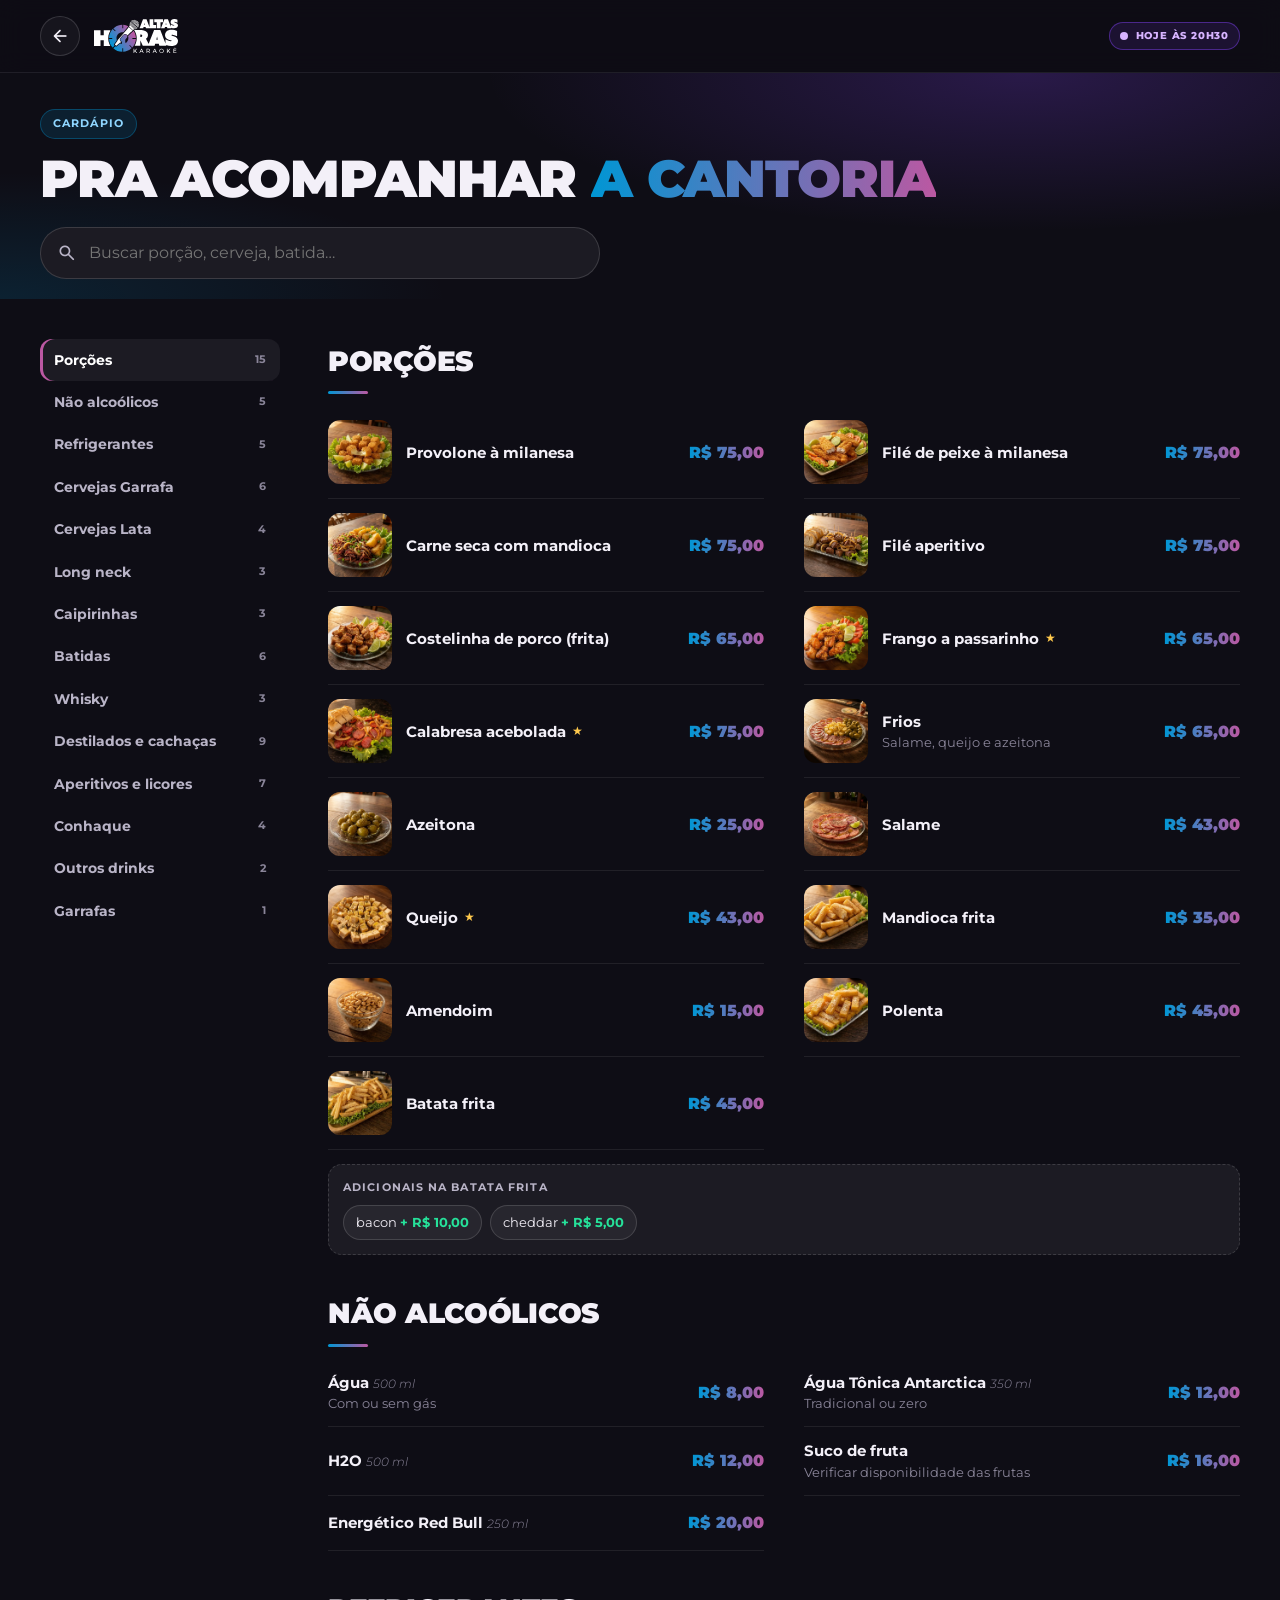
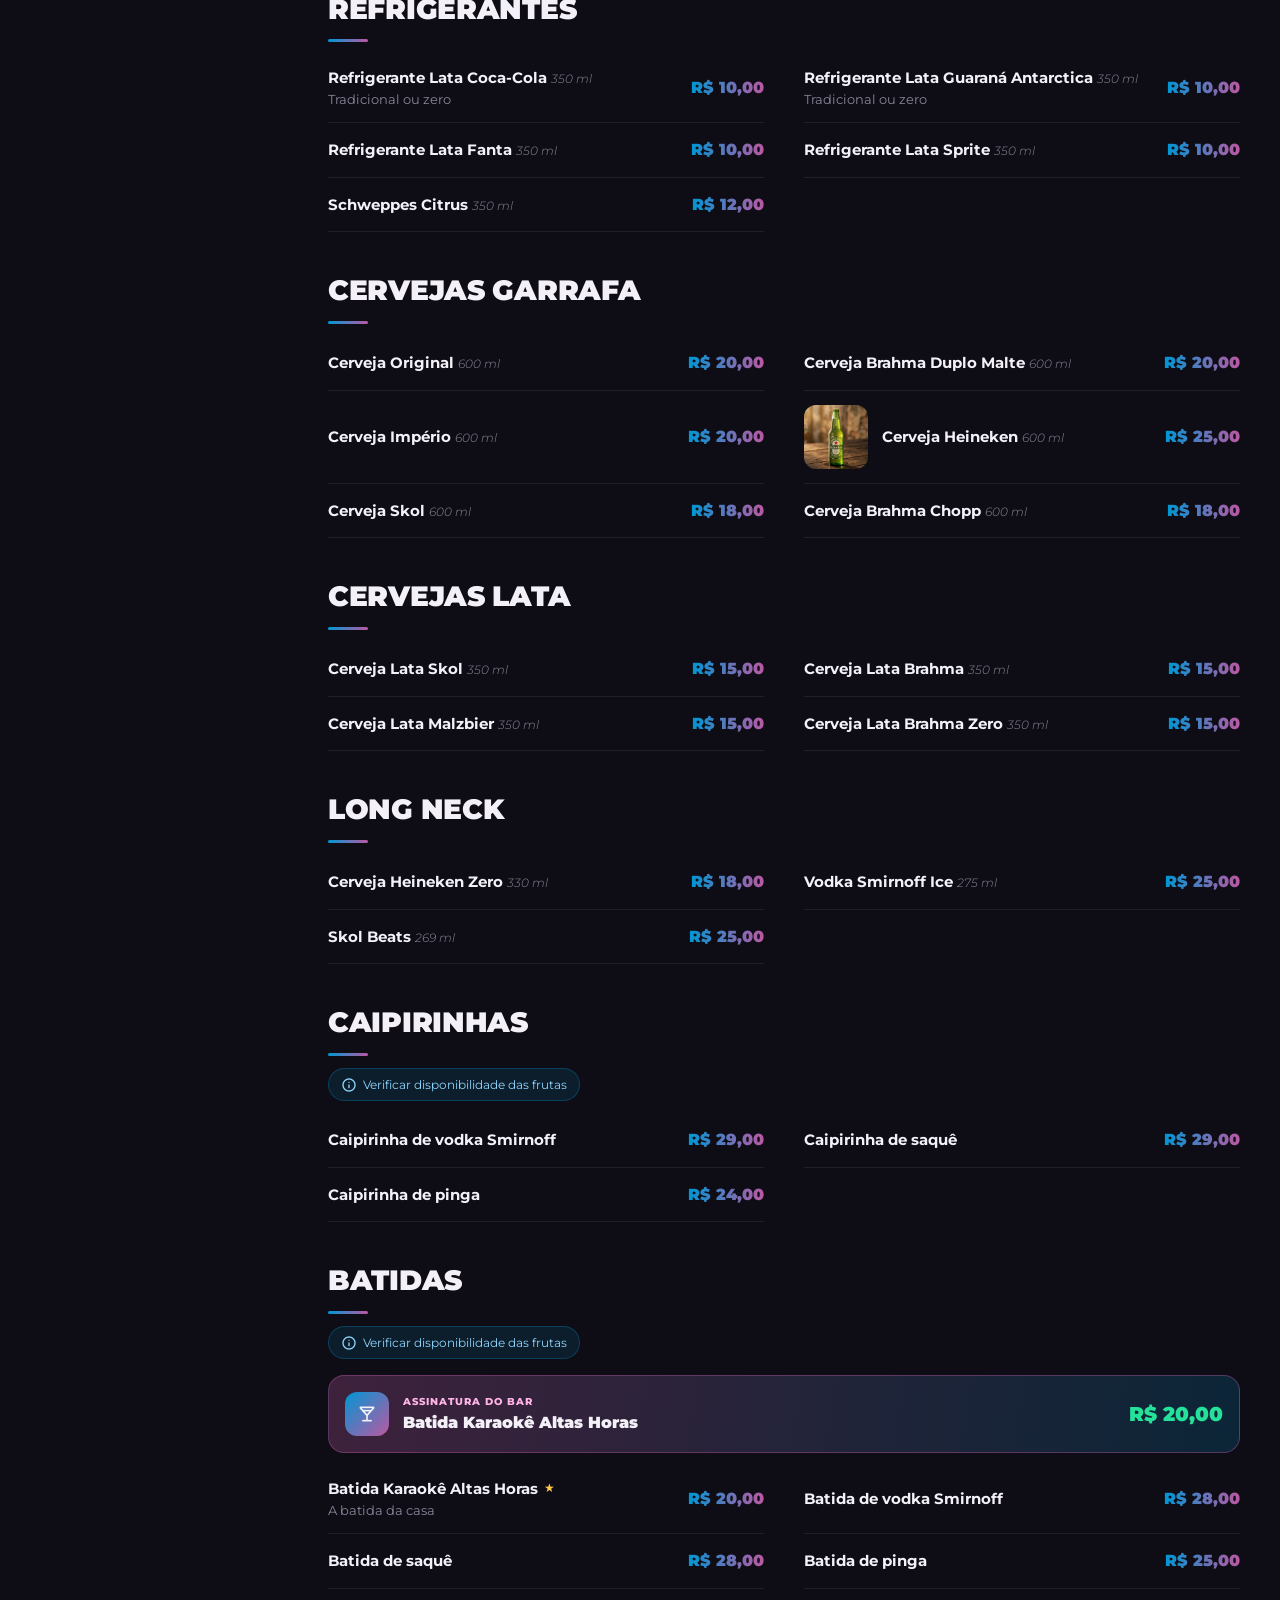
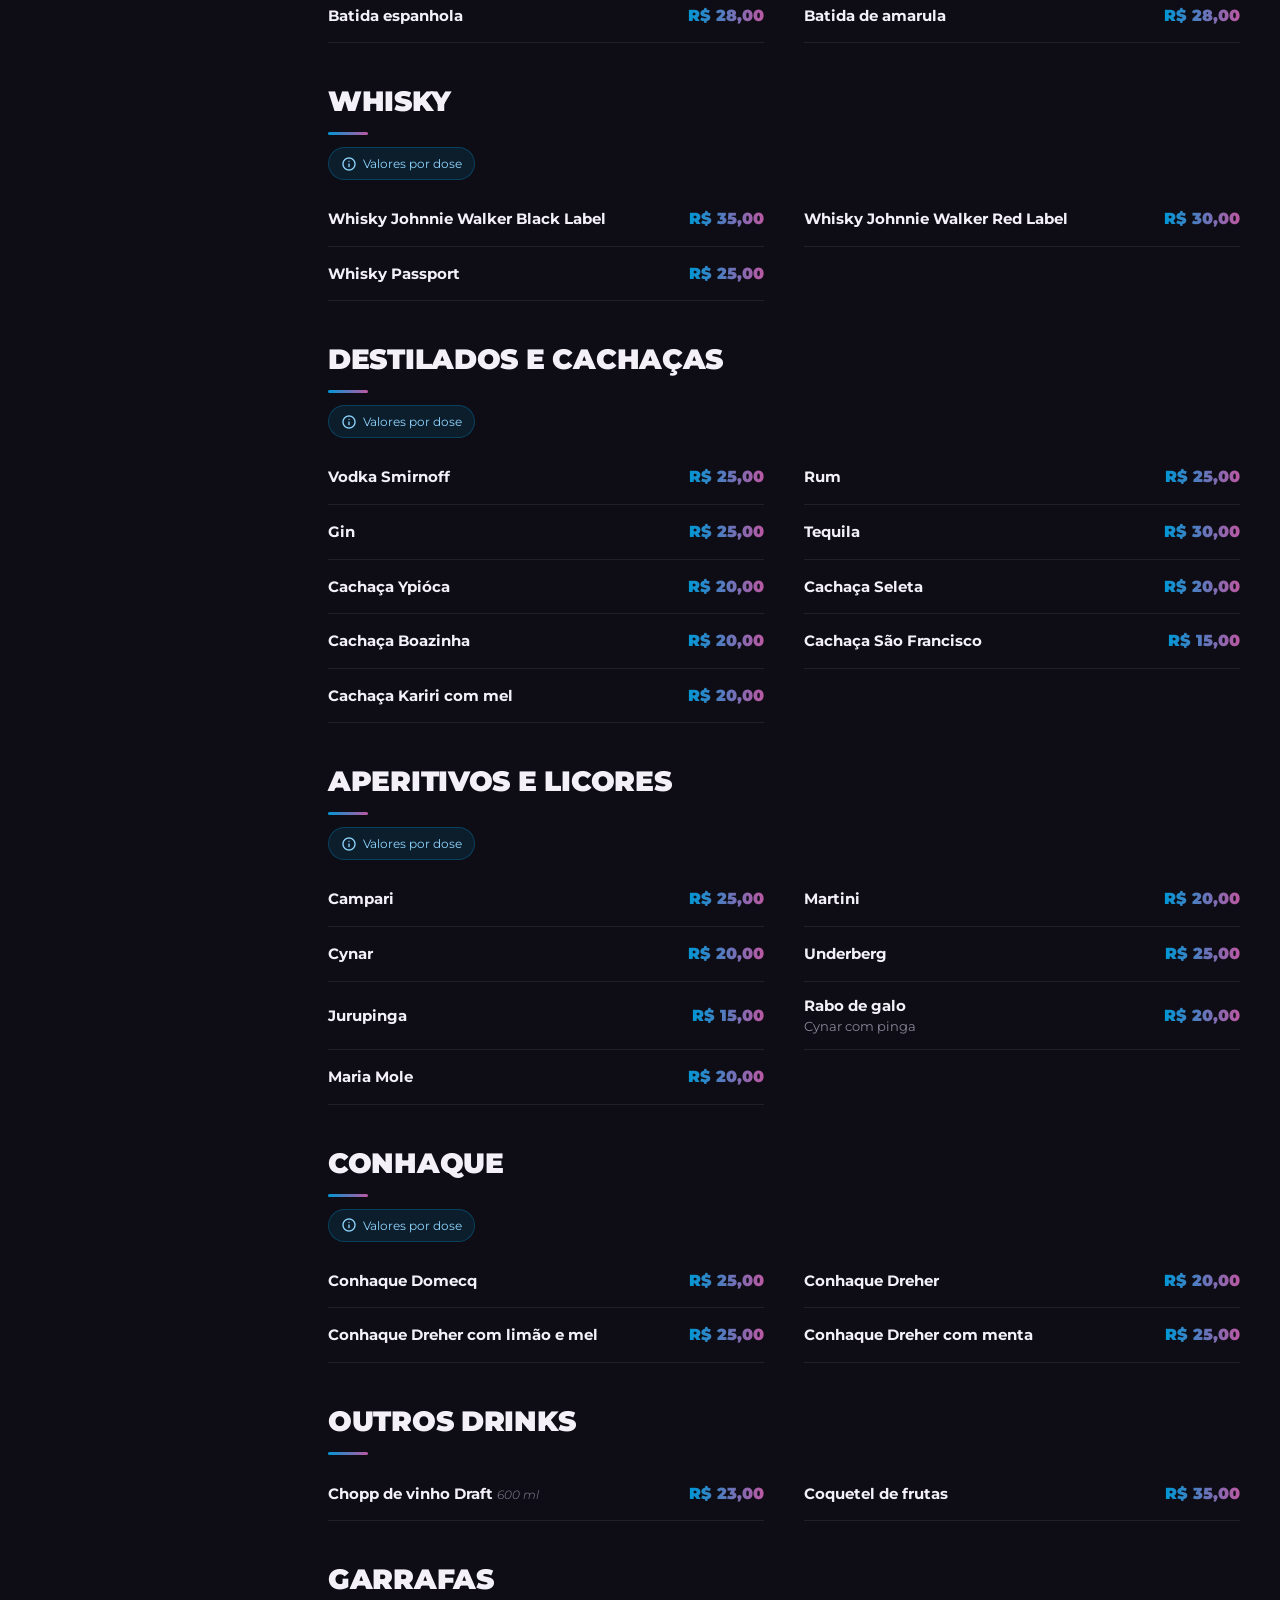
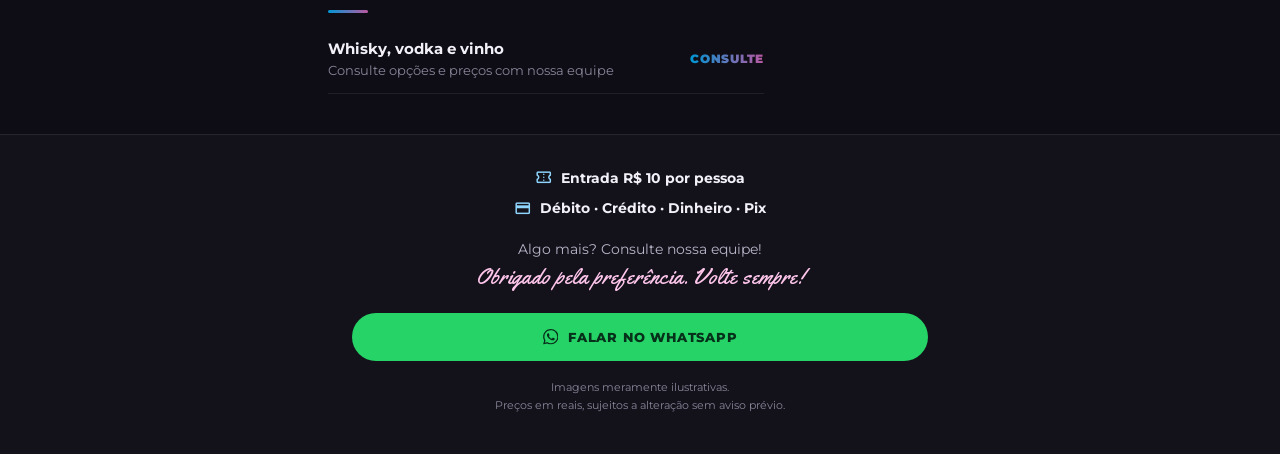
<file: cardapio/index.html>
<!doctype html>
<html lang="pt-BR">
<head>
  <meta charset="utf-8">
  <meta name="viewport" content="width=device-width, initial-scale=1, viewport-fit=cover">
  <title>Cardápio | Altas Horas Karaokê – Tatuapé</title>
  <meta name="description" content="Cardápio do Altas Horas Karaokê: porções, cervejas, caipirinhas, batidas, conhaques e doses. Tatuapé, São Paulo.">
  <meta name="theme-color" content="#0e0d15">
  <link rel="canonical" href="https://karaokealtashoras.github.io/cardapio/">
  <meta property="og:type" content="website">
  <meta property="og:locale" content="pt_BR">
  <meta property="og:title" content="Cardápio – Altas Horas Karaokê">
  <meta property="og:description" content="Porções, cervejas, batidas e drinks pra acompanhar a cantoria.">
  <meta property="og:image" content="https://karaokealtashoras.github.io/assets/img/og-image.jpg">

  <link rel="icon" type="image/svg+xml" href="../assets/img/icone.svg">
  <link rel="icon" type="image/png" sizes="32x32" href="../assets/img/favicon-32.png">
  <link rel="apple-touch-icon" href="../assets/img/apple-touch-icon.png">

  <link rel="preconnect" href="https://fonts.googleapis.com">
  <link rel="preconnect" href="https://fonts.gstatic.com" crossorigin>
  <link rel="stylesheet" href="https://fonts.googleapis.com/css2?family=Montserrat:ital,wght@0,400;0,500;0,600;0,700;0,800;0,900;1,300&family=Yellowtail&display=swap">
  <link rel="stylesheet" href="https://fonts.googleapis.com/css2?family=Material+Symbols+Rounded:opsz,wght,FILL,GRAD@20..48,400,0..1,0&icon_names=arrow_back,close,credit_card,info,local_bar,search,confirmation_number&display=block">
  <link rel="stylesheet" href="../assets/css/style.css?v=202610161148">
  <link rel="stylesheet" href="../assets/css/cardapio.css?v=202610161148">
</head>
<body class="menu-page">
  <svg width="0" height="0" style="position:absolute" aria-hidden="true">
    <symbol id="i-whats" viewBox="0 0 24 24"><path d="M17.472 14.382c-.297-.149-1.758-.867-2.03-.967-.273-.099-.471-.148-.67.15-.197.297-.767.966-.94 1.164-.173.199-.347.223-.644.075-.297-.15-1.255-.463-2.39-1.475-.883-.788-1.48-1.761-1.653-2.059-.173-.297-.018-.458.13-.606.134-.133.298-.347.446-.52.149-.174.198-.298.298-.497.099-.198.05-.371-.025-.52-.075-.149-.669-1.612-.916-2.207-.242-.579-.487-.5-.669-.51-.173-.008-.371-.01-.57-.01-.198 0-.52.074-.792.372-.272.297-1.04 1.016-1.04 2.479 0 1.462 1.065 2.875 1.213 3.074.149.198 2.096 3.2 5.077 4.487.709.306 1.262.489 1.694.625.712.227 1.36.195 1.871.118.571-.085 1.758-.719 2.006-1.413.248-.694.248-1.289.173-1.413-.074-.124-.272-.198-.57-.347m-5.421 7.403h-.004a9.87 9.87 0 0 1-5.031-1.378l-.361-.214-3.741.982.998-3.648-.235-.374a9.86 9.86 0 0 1-1.51-5.26c.001-5.45 4.436-9.884 9.888-9.884 2.64 0 5.122 1.03 6.988 2.898a9.825 9.825 0 0 1 2.893 6.994c-.003 5.45-4.437 9.884-9.885 9.884m8.413-18.297A11.815 11.815 0 0 0 12.05 0C5.495 0 .16 5.335.157 11.892c0 2.096.547 4.142 1.588 5.945L.057 24l6.305-1.654a11.882 11.882 0 0 0 5.683 1.448h.005c6.554 0 11.89-5.335 11.893-11.893a11.821 11.821 0 0 0-3.48-8.413Z"/></symbol>
  </svg>

  <header class="menu-top">
    <div class="menu-top__bar container">
      <a class="menu-top__back" href="../" aria-label="Voltar ao site"><span class="material-symbols-rounded">arrow_back</span></a>
      <a href="../"><img src="../assets/img/logo-branco.svg" alt="Altas Horas Karaokê" width="84" height="34"></a>
      <span class="status" data-status data-short data-state="closed"><span class="status__dot"></span><span data-status-text>Sexta às 20h30</span></span>
    </div>
  </header>

  <section class="menu-hero">
    <div class="container">
      <span class="eyebrow eyebrow--blue">Cardápio</span>
      <h1 class="title">Pra acompanhar <span class="grad-text">a cantoria</span></h1>
      <label class="search">
        <span class="material-symbols-rounded">search</span>
        <span class="sr-only">Buscar no cardápio</span>
        <input type="search" id="busca" placeholder="Buscar porção, cerveja, batida…" autocomplete="off">
        <button type="button" class="search__clear" aria-label="Limpar busca" hidden><span class="material-symbols-rounded">close</span></button>
      </label>
    </div>
  </section>

  <nav class="tabs" aria-label="Categorias do cardápio">
    <div class="tabs__inner container" id="tabs"></div>
  </nav>

  <main class="container menu-layout">
    <aside class="side-nav" aria-label="Categorias"><ul id="side-nav"></ul></aside>
    <div id="menu"></div>
    <p class="empty" id="vazio" hidden>Nada encontrado. Pergunte pra nossa equipe! 😉</p>
  </main>

  <footer class="menu-foot">
    <div class="container">
      <div class="menu-foot__info">
        <p><span class="material-symbols-rounded">confirmation_number</span> Entrada R$ 10 por pessoa</p>
        <p><span class="material-symbols-rounded">credit_card</span> Débito · Crédito · Dinheiro · Pix</p>
      </div>
      <p class="menu-foot__thanks">Algo mais? Consulte nossa equipe!<br><span class="script">Obrigado pela preferência. Volte sempre!</span></p>
      <a class="btn btn--whats btn--block" href="https://wa.me/5511984968485?text=Ol%C3%A1!%20Vim%20pelo%20card%C3%A1pio%20online." target="_blank" rel="noopener"><svg class="svg-icon"><use href="#i-whats"/></svg> Falar no WhatsApp</a>
      <p class="menu-foot__small">Imagens meramente ilustrativas.<br>Preços em reais, sujeitos a alteração sem aviso prévio.</p>
    </div>
  </footer>

  <script src="../assets/js/status.js?v=202610161148"></script>
  <script src="../data/cardapio.js?v=202610161148"></script>
  <script src="../assets/js/cardapio.js?v=202610161148"></script>
</body>
</html>
</file>
<file: assets/css/style.css>
/* Altas Horas Karaokê — estilos globais */

:root {
  --bg: #0e0d15;
  --surface: #13121b;
  --card: #1c1b23;
  --card-2: #24222d;
  --line: rgba(255, 255, 255, 0.08);
  --line-2: rgba(255, 255, 255, 0.14);
  --text: #f3f0f8;
  --muted: #b9b4c7;
  --dim: #8a8599;
  --blue: #0096d4;
  --pink: #bb58a2;
  --neon-pink: #e0409b;
  --purple: #7b3fe4;
  --green: #26e19a;
  --yellow: #ffc94d;
  --grad: linear-gradient(90deg, var(--blue), var(--pink));
  --grad-diag: linear-gradient(135deg, var(--blue), var(--pink));
  --radius: 20px;
  --radius-sm: 12px;
  --max: 1200px;
  --gutter: clamp(16px, 4vw, 32px);
  --font: "Montserrat", system-ui, -apple-system, "Segoe UI", sans-serif;
  --script: "Yellowtail", cursive;
  --nav-h: 72px;
  color-scheme: dark;
}

*,
*::before,
*::after { box-sizing: border-box; }

html { scroll-behavior: smooth; scroll-padding-top: calc(var(--nav-h) + 12px); -webkit-text-size-adjust: 100%; }

body {
  margin: 0;
  font-family: var(--font);
  font-size: 16px;
  line-height: 1.6;
  color: var(--text);
  background: var(--bg);
  overflow-x: hidden;
  -webkit-font-smoothing: antialiased;
}

img { display: block; max-width: 100%; height: auto; }
a { color: inherit; text-decoration: none; }
button, input, select, textarea { font: inherit; color: inherit; }
h1, h2, h3, h4, p { margin: 0; }
ul { margin: 0; padding: 0; list-style: none; }

.material-symbols-rounded {
  font-variation-settings: "FILL" 0, "wght" 400, "GRAD" 0, "opsz" 24;
  font-size: 1.25em;
  line-height: 1;
  vertical-align: middle;
  user-select: none;
}
.icon-fill { font-variation-settings: "FILL" 1, "wght" 400, "GRAD" 0, "opsz" 24; }
.svg-icon { width: 1.2em; height: 1.2em; fill: currentColor; flex: none; }

.sr-only {
  position: absolute; width: 1px; height: 1px; padding: 0; margin: -1px;
  overflow: hidden; clip: rect(0 0 0 0); white-space: nowrap; border: 0;
}

.container { width: 100%; max-width: calc(var(--max) + var(--gutter) * 2); margin: 0 auto; padding: 0 var(--gutter); }
.section { padding: clamp(72px, 10vw, 120px) 0; position: relative; }
.section--alt { background: var(--surface); }

/* ---------- Tipografia ---------- */
.eyebrow {
  display: inline-flex; align-items: center; gap: 6px;
  padding: 5px 12px; border-radius: 999px;
  font-size: 11px; font-weight: 700; letter-spacing: 0.1em; text-transform: uppercase;
  color: #ffb3e6; background: rgba(187, 88, 162, 0.16); border: 1px solid rgba(187, 88, 162, 0.35);
}
.eyebrow--blue { color: #8fd6ff; background: rgba(0, 150, 212, 0.14); border-color: rgba(0, 150, 212, 0.35); }
.eyebrow--green { color: #7ff2c4; background: rgba(38, 225, 154, 0.12); border-color: rgba(38, 225, 154, 0.3); }

.title {
  font-weight: 900; text-transform: uppercase; letter-spacing: -0.02em;
  font-size: clamp(30px, 5vw, 48px); line-height: 1; margin-top: 14px;
}
.lead { color: var(--muted); font-size: clamp(15px, 1.6vw, 17px); margin-top: 14px; max-width: 60ch; }
.grad-text { background: var(--grad); -webkit-background-clip: text; background-clip: text; color: transparent; }
.script { font-family: var(--script); font-weight: 400; text-transform: none; letter-spacing: 0; }

.section-head { display: flex; flex-wrap: wrap; align-items: flex-end; justify-content: space-between; gap: 20px; margin-bottom: 40px; }
.section-head--center { flex-direction: column; align-items: center; text-align: center; }
.section-head--center .lead { margin-inline: auto; }

/* ---------- Botões ---------- */
.btn {
  display: inline-flex; align-items: center; justify-content: center; gap: 10px;
  min-height: 48px; padding: 0 24px; border-radius: 999px; border: 0; cursor: pointer;
  font-weight: 800; font-size: 13px; letter-spacing: 0.06em; text-transform: uppercase;
  transition: transform .2s ease, box-shadow .2s ease, background-color .2s ease, border-color .2s ease;
  white-space: nowrap;
}
.btn:active { transform: scale(.98); }
.btn--primary { background: var(--grad); color: #fff; box-shadow: 0 8px 30px -8px rgba(187, 88, 162, .6); }
.btn--primary:hover { box-shadow: 0 10px 40px -6px rgba(187, 88, 162, .85), 0 0 0 1px rgba(255,255,255,.15) inset; transform: translateY(-1px); }
.btn--ghost { background: rgba(255, 255, 255, .06); border: 1px solid var(--line-2); color: var(--text); }
.btn--ghost:hover { background: rgba(255, 255, 255, .1); border-color: rgba(255,255,255,.28); }
.btn--whats { background: #25d366; color: #06301a; }
.btn--whats:hover { box-shadow: 0 8px 30px -6px rgba(37, 211, 102, .6); transform: translateY(-1px); }
.btn--sm { min-height: 40px; padding: 0 18px; font-size: 12px; }
.btn--block { width: 100%; }

:focus-visible { outline: 2px solid #8fd6ff; outline-offset: 3px; border-radius: 6px; }

/* ---------- Navbar ---------- */
.nav {
  position: fixed; inset: 0 0 auto; z-index: 50; height: var(--nav-h);
  display: flex; align-items: center;
  transition: background-color .3s ease, border-color .3s ease, backdrop-filter .3s ease;
  border-bottom: 1px solid transparent;
}
.nav.is-scrolled { background: rgba(14, 13, 21, .82); backdrop-filter: blur(14px); -webkit-backdrop-filter: blur(14px); border-color: var(--line); }
.nav__inner { display: flex; align-items: center; justify-content: space-between; gap: 24px; }
.nav__logo img { height: 40px; width: auto; }
.nav__links { display: flex; gap: 28px; font-size: 14px; font-weight: 600; color: var(--muted); }
.nav__links a { position: relative; padding: 6px 0; transition: color .2s; }
.nav__links a::after { content: ""; position: absolute; left: 0; right: 0; bottom: 0; height: 2px; background: var(--grad); transform: scaleX(0); transition: transform .25s ease; border-radius: 2px; }
.nav__links a:hover { color: #fff; }
.nav__links a:hover::after { transform: scaleX(1); }
.nav__cta { display: flex; align-items: center; gap: 12px; }
.nav__toggle { display: none; width: 44px; height: 44px; border-radius: 12px; border: 1px solid var(--line-2); background: rgba(255,255,255,.04); cursor: pointer; place-items: center; }

.mobile-menu {
  position: fixed; inset: 0; z-index: 60; background: rgba(10, 9, 16, .97); backdrop-filter: blur(10px);
  display: flex; flex-direction: column; padding: 20px var(--gutter) 32px;
  opacity: 0; visibility: hidden; transition: opacity .25s ease, visibility .25s;
}
.mobile-menu.is-open { opacity: 1; visibility: visible; }
.mobile-menu__top { display: flex; justify-content: space-between; align-items: center; height: 44px; }
.mobile-menu__top img { height: 36px; width: auto; }
.mobile-menu nav { display: flex; flex-direction: column; gap: 6px; margin: 40px 0 auto; }
.mobile-menu nav a { font-size: 30px; font-weight: 900; text-transform: uppercase; letter-spacing: -0.01em; padding: 6px 0; }
.mobile-menu nav a:active { color: #ffb3e6; }

/* ---------- Status badge ---------- */
.status {
  display: inline-flex; align-items: center; gap: 8px; min-height: 32px; padding: 0 14px; border-radius: 999px;
  font-size: 11px; font-weight: 800; letter-spacing: 0.08em; text-transform: uppercase;
  border: 1px solid var(--line-2); background: rgba(255,255,255,.05); color: var(--muted);
}
.status__dot { width: 8px; height: 8px; border-radius: 50%; background: currentColor; position: relative; }
.status[data-state="open"] { color: var(--green); border-color: rgba(38,225,154,.4); background: rgba(38,225,154,.1); }
.status[data-state="open"] .status__dot::after {
  content: ""; position: absolute; inset: -4px; border-radius: 50%; border: 2px solid currentColor; animation: pulse 1.6s ease-out infinite;
}
.status[data-state="today"] { color: #d7b4ff; border-color: rgba(123,63,228,.5); background: rgba(123,63,228,.14); }
@keyframes pulse { from { transform: scale(.6); opacity: 1; } to { transform: scale(1.8); opacity: 0; } }

/* ---------- Hero ---------- */
.hero { position: relative; min-height: min(100svh, 960px); display: flex; flex-direction: column; justify-content: center; padding: calc(var(--nav-h) + 40px) 0 40px; overflow: hidden; isolation: isolate; }
.hero__bg { position: absolute; inset: 0; z-index: -2; }
.hero__bg img { width: 100%; height: 100%; object-fit: cover; object-position: center 40%; }
.hero__bg::after {
  content: ""; position: absolute; inset: 0;
  background:
    radial-gradient(60% 60% at 80% 30%, rgba(123, 63, 228, .35), transparent 70%),
    radial-gradient(50% 50% at 10% 80%, rgba(0, 150, 212, .25), transparent 70%),
    linear-gradient(90deg, rgba(14,13,21,.96) 0%, rgba(14,13,21,.82) 45%, rgba(14,13,21,.55) 100%),
    linear-gradient(0deg, var(--bg) 0%, transparent 30%);
}
.hero__grid { max-width: 760px; }
.hero__slogan { font-family: var(--script); font-size: clamp(24px, 3vw, 34px); color: #ffc6ec; text-shadow: 0 0 18px rgba(224, 64, 155, .8), 0 0 40px rgba(224, 64, 155, .4); margin-top: 22px; line-height: 1.2; }
.hero h1 { font-weight: 900; text-transform: uppercase; font-size: clamp(44px, 8vw, 92px); line-height: .9; letter-spacing: -0.04em; margin-top: 12px; }
.hero__sub { color: var(--muted); font-size: clamp(15px, 1.8vw, 18px); margin-top: 22px; max-width: 46ch; }
.hero__actions { display: flex; flex-wrap: wrap; gap: 12px; margin-top: 32px; }


.info-strip { margin-top: clamp(40px, 7vw, 72px); display: grid; grid-template-columns: repeat(3, 1fr); border-radius: var(--radius); border: 1px solid var(--line-2); background: rgba(28, 27, 35, .6); backdrop-filter: blur(12px); -webkit-backdrop-filter: blur(12px); }
.info-strip__item { display: flex; align-items: center; gap: 14px; padding: 18px 22px; }
.info-strip__item + .info-strip__item { border-left: 1px solid var(--line); }
.info-strip__icon { width: 42px; height: 42px; flex: none; border-radius: 50%; display: grid; place-items: center; background: rgba(255,255,255,.05); border: 1px solid var(--line-2); color: #8fd6ff; }
.info-strip small { display: block; font-size: 10px; font-weight: 700; letter-spacing: .12em; text-transform: uppercase; color: var(--dim); }
.info-strip strong { font-size: 14px; font-weight: 700; }

/* ---------- Sobre ---------- */
.about__grid { display: grid; grid-template-columns: 1fr 1fr; gap: clamp(32px, 6vw, 72px); align-items: center; }
.about__media { position: relative; }
.about__photo { position: relative; border-radius: var(--radius); overflow: hidden; aspect-ratio: 4 / 3.4; }
.about__photo img { width: 100%; height: 100%; object-fit: cover; }
.about__media::before { content: ""; position: absolute; inset: -12px 12px 12px -12px; border-radius: calc(var(--radius) + 4px); background: var(--grad-diag); z-index: -1; opacity: .8; filter: blur(.5px); }
.about__media { isolation: isolate; }
.about__badge { position: absolute; top: 16px; left: 16px; display: inline-flex; align-items: center; gap: 8px; padding: 8px 14px; border-radius: 999px; background: rgba(14,13,21,.8); backdrop-filter: blur(8px); font-size: 11px; font-weight: 800; letter-spacing: .08em; text-transform: uppercase; border: 1px solid var(--line-2); }
.owners { position: absolute; right: -18px; bottom: -34px; width: 42%; max-width: 210px; background: #f6f2ea; padding: 8px 8px 0; border-radius: 6px; transform: rotate(4deg); box-shadow: 0 20px 50px -10px rgba(0,0,0,.7); }
.owners img { aspect-ratio: 3 / 3.4; object-fit: cover; object-position: center 30%; border-radius: 2px; width: 100%; }
.owners figcaption { font-family: var(--script); color: #2a2336; font-size: clamp(15px, 1.6vw, 19px); text-align: center; line-height: 1.1; padding: 8px 2px 10px; }

.about__text p + p { margin-top: 14px; }
.about__text strong { color: #fff; }
.stats { display: grid; grid-template-columns: repeat(3, 1fr); gap: 12px; margin-top: 28px; }
.stat { padding: 18px 16px; border-radius: var(--radius); background: var(--card); border: 1px solid var(--line); }
.stat b { display: block; font-size: clamp(28px, 3.5vw, 40px); font-weight: 900; line-height: 1; letter-spacing: -0.03em; }
.stat span { display: block; font-size: 12px; color: var(--muted); margin-top: 6px; line-height: 1.3; }

.features { display: grid; grid-template-columns: repeat(4, 1fr); gap: 14px; margin-top: clamp(64px, 8vw, 88px); }
.feature { padding: 20px; border-radius: var(--radius); background: var(--card); border: 1px solid var(--line); transition: border-color .25s, transform .25s, box-shadow .25s; }
.feature:hover { border-color: rgba(187,88,162,.45); transform: translateY(-3px); box-shadow: 0 16px 40px -20px rgba(187,88,162,.6); }
.feature__icon { width: 44px; height: 44px; border-radius: 50%; display: grid; place-items: center; background: var(--grad-diag); color: #fff; margin-bottom: 14px; }
.feature h3 { font-size: 15px; font-weight: 800; }
.feature p { font-size: 13px; color: var(--muted); margin-top: 4px; line-height: 1.5; }

/* ---------- Cardápio preview ---------- */
.dishes { display: grid; grid-template-columns: repeat(3, 1fr); gap: 20px; }
.dish { border-radius: var(--radius); overflow: hidden; background: var(--card); border: 1px solid var(--line); display: flex; flex-direction: column; transition: transform .25s, box-shadow .25s, border-color .25s; }
.dish:hover { transform: translateY(-4px); border-color: rgba(0,150,212,.4); box-shadow: 0 20px 50px -24px rgba(0,150,212,.6); }
.dish__img { aspect-ratio: 4 / 3; overflow: hidden; }
.dish__img img { width: 100%; height: 100%; object-fit: cover; transition: transform .6s ease; }
.dish:hover .dish__img img { transform: scale(1.05); }
.dish__body { padding: 18px 20px 22px; display: flex; flex-direction: column; gap: 8px; }
.dish__top { display: flex; justify-content: space-between; align-items: center; gap: 12px; }
.dish h3 { font-size: 17px; font-weight: 900; text-transform: uppercase; letter-spacing: -0.01em; }
.dish p { font-size: 13px; color: var(--muted); }
.price-pill { flex: none; padding: 4px 12px; border-radius: 999px; background: var(--grad); font-weight: 800; font-size: 13px; }
.tag { display: inline-flex; align-self: flex-start; padding: 3px 10px; border-radius: 999px; font-size: 10px; font-weight: 800; letter-spacing: .08em; text-transform: uppercase; background: rgba(187,88,162,.18); color: #ffb3e6; }
.tag--blue { background: rgba(0,150,212,.16); color: #8fd6ff; }
.tag--green { background: rgba(38,225,154,.14); color: #7ff2c4; }

.signature { margin-top: 20px; display: flex; align-items: center; gap: 22px; padding: 24px 28px; border-radius: var(--radius); background: linear-gradient(100deg, rgba(187,88,162,.28), rgba(123,63,228,.14) 45%, rgba(0,150,212,.2)); border: 1px solid rgba(187,88,162,.35); }
.signature__icon { width: 60px; height: 60px; flex: none; border-radius: 16px; background: var(--grad-diag); display: grid; place-items: center; font-size: 30px; }
.signature__body { flex: 1; }
.signature h3 { font-size: clamp(18px, 2vw, 22px); font-weight: 900; }
.signature p { color: var(--muted); font-size: 14px; margin-top: 4px; }
.signature__price { font-size: 28px; font-weight: 900; color: var(--green); white-space: nowrap; }

.chips { display: flex; flex-wrap: wrap; justify-content: center; gap: 10px; margin-top: 28px; }
.chip { display: inline-flex; align-items: center; gap: 6px; min-height: 38px; padding: 0 16px; border-radius: 999px; border: 1px solid var(--line-2); background: rgba(255,255,255,.03); font-size: 12px; font-weight: 700; letter-spacing: .04em; text-transform: uppercase; transition: background-color .2s, border-color .2s; cursor: pointer; }
.chip:hover { background: rgba(255,255,255,.08); border-color: rgba(255,255,255,.3); }
.note { text-align: center; color: var(--dim); font-size: 13px; margin-top: 16px; }

/* ---------- Galeria ---------- */
.filters { display: inline-flex; gap: 4px; padding: 4px; border-radius: 999px; background: var(--card); border: 1px solid var(--line); }
.filters button { border: 0; background: none; cursor: pointer; min-height: 36px; padding: 0 16px; border-radius: 999px; font-size: 12px; font-weight: 800; letter-spacing: .06em; text-transform: uppercase; color: var(--muted); transition: background-color .2s, color .2s; }
.filters button[aria-pressed="true"] { background: var(--grad); color: #fff; }
.gallery { columns: 4 240px; column-gap: 14px; }
.gallery__item { break-inside: avoid; margin-bottom: 14px; border-radius: 16px; overflow: hidden; position: relative; cursor: zoom-in; border: 0; padding: 0; background: var(--card); width: 100%; display: block; }
.gallery__item img { width: 100%; transition: transform .6s ease; }
.gallery__item::after { content: "zoom_in"; font-family: "Material Symbols Rounded"; font-size: 30px; position: absolute; inset: 0; display: grid; place-items: center; background: linear-gradient(135deg, rgba(0,150,212,.55), rgba(187,88,162,.55)); opacity: 0; transition: opacity .3s; color: #fff; }
.gallery__item:hover::after, .gallery__item:focus-visible::after { opacity: 1; }
.gallery__item:hover img { transform: scale(1.04); }
.gallery__item[hidden] { display: none; }
.insta-bar { margin-top: 24px; display: flex; align-items: center; justify-content: space-between; gap: 16px; flex-wrap: wrap; padding: 18px 22px; border-radius: var(--radius); background: var(--card); border: 1px solid var(--line); }
.insta-bar__text { display: flex; align-items: center; gap: 14px; }
.insta-bar__icon { width: 44px; height: 44px; border-radius: 50%; display: grid; place-items: center; background: linear-gradient(45deg, #f9ce34, #ee2a7b, #6228d7); }
.insta-bar strong { display: block; }
.insta-bar small { color: var(--muted); font-size: 13px; }

.lightbox { border: 0; padding: 0; background: transparent; max-width: 100vw; max-height: 100vh; width: 100vw; height: 100vh; }
.lightbox::backdrop { background: rgba(6, 5, 10, .94); }
.lightbox__inner { width: 100%; height: 100%; display: grid; place-items: center; padding: 64px 16px; }
.lightbox img { max-width: min(1200px, 100%); max-height: calc(100vh - 128px); object-fit: contain; border-radius: 12px; }
.lightbox__btn { position: fixed; width: 48px; height: 48px; border-radius: 50%; display: grid; place-items: center; background: rgba(255,255,255,.1); border: 1px solid var(--line-2); cursor: pointer; color: #fff; }
.lightbox__btn:hover { background: rgba(255,255,255,.2); }
.lightbox__close { top: 16px; right: 16px; }
.lightbox__prev { left: 16px; top: 50%; transform: translateY(-50%); }
.lightbox__next { right: 16px; top: 50%; transform: translateY(-50%); }

/* ---------- Depoimentos ---------- */
.reviews-head { display: flex; flex-wrap: wrap; align-items: center; justify-content: space-between; gap: 24px; padding: clamp(22px, 3vw, 32px); border-radius: var(--radius); background: var(--card); border: 1px solid var(--line); margin-bottom: 28px; }
.reviews-head__score { display: flex; align-items: center; gap: 18px; flex-wrap: wrap; }
.stars { color: var(--yellow); letter-spacing: 2px; font-size: 18px; }
.reviews-head__score small { display: block; font-size: 11px; font-weight: 700; letter-spacing: .1em; text-transform: uppercase; color: var(--dim); }
.carousel { position: relative; }
.carousel__track { display: grid; grid-auto-flow: column; grid-auto-columns: calc((100% - 40px) / 3); gap: 20px; overflow-x: auto; scroll-snap-type: x mandatory; scrollbar-width: none; padding-bottom: 4px; }
.carousel__track::-webkit-scrollbar { display: none; }
.review { scroll-snap-align: start; display: flex; flex-direction: column; gap: 16px; padding: 26px; border-radius: var(--radius); background: var(--card); border: 1px solid var(--line); }
.review__quote { font-size: 56px; line-height: .6; font-weight: 900; height: 26px; }
.review blockquote { margin: 0; color: #dcd7e6; font-size: 15px; flex: 1; }
.review footer { display: flex; align-items: center; gap: 12px; padding-top: 16px; border-top: 1px solid var(--line); }
.avatar { width: 40px; height: 40px; border-radius: 50%; display: grid; place-items: center; font-weight: 800; font-size: 14px; background: var(--grad-diag); flex: none; }
.review cite { font-style: normal; font-weight: 800; display: block; font-size: 14px; }
.carousel__nav { display: flex; justify-content: center; align-items: center; gap: 12px; margin-top: 22px; }
.round-btn { width: 44px; height: 44px; border-radius: 50%; display: grid; place-items: center; border: 1px solid var(--line-2); background: rgba(255,255,255,.04); cursor: pointer; transition: background-color .2s; }
.round-btn:hover { background: rgba(255,255,255,.12); }

/* ---------- Reservas ---------- */
.booking { overflow: hidden; }
.booking::before { content: ""; position: absolute; inset: 0; background: radial-gradient(50% 60% at 80% 40%, rgba(187,88,162,.25), transparent 70%), radial-gradient(40% 50% at 10% 90%, rgba(0,150,212,.18), transparent 70%); pointer-events: none; }
.booking__grid { position: relative; display: grid; grid-template-columns: 1fr 1fr; gap: clamp(32px, 5vw, 64px); align-items: start; }
.trust { display: flex; flex-wrap: wrap; gap: 8px; margin-top: 22px; }
.trust li { display: inline-flex; align-items: center; gap: 6px; padding: 6px 12px; border-radius: 999px; border: 1px solid var(--line-2); font-size: 11px; font-weight: 700; letter-spacing: .06em; text-transform: uppercase; color: var(--muted); }
.trust .material-symbols-rounded { color: #ffb3e6; font-size: 16px; }
.booking__photo { margin-top: 32px; border-radius: var(--radius); overflow: hidden; aspect-ratio: 16 / 9; }
.booking__photo img { width: 100%; height: 100%; object-fit: cover; }

.form-card { padding: clamp(22px, 3vw, 32px); border-radius: 24px; background: rgba(28, 27, 35, .75); backdrop-filter: blur(16px); -webkit-backdrop-filter: blur(16px); border: 1px solid var(--line-2); box-shadow: 0 30px 80px -30px rgba(187,88,162,.5); }
.form-card h3 { font-size: 22px; font-weight: 900; text-transform: uppercase; }
.form-card > p { color: var(--muted); font-size: 14px; margin-top: 4px; }
.form { display: grid; gap: 18px; margin-top: 22px; }
.form__row { display: grid; grid-template-columns: 1fr 1fr; gap: 14px; }
.field { display: grid; gap: 6px; }
.field > span, .field legend { font-size: 12px; font-weight: 700; letter-spacing: .06em; text-transform: uppercase; color: var(--muted); padding: 0; }
.field legend { margin-bottom: 8px; }
fieldset.field { border: 0; margin: 0; padding: 0; min-width: 0; }
.input { width: 100%; min-height: 48px; padding: 12px 14px; border-radius: 12px; border: 1px solid var(--line-2); background: rgba(14,13,21,.7); color: var(--text); transition: border-color .2s, box-shadow .2s; font-size: 16px; }
.input::placeholder { color: #6e6980; }
.input:focus { outline: none; border-color: var(--pink); box-shadow: 0 0 0 3px rgba(187,88,162,.25); }
textarea.input { min-height: 88px; resize: vertical; }
.input[type="date"], .input[type="time"] { color-scheme: dark; }
.field.is-invalid .input { border-color: #ff6b8b; }
.field__error { font-size: 12px; color: #ff8fa6; display: none; }
.field.is-invalid .field__error { display: block; }

.type-chips { display: grid; grid-template-columns: repeat(3, 1fr); gap: 10px; }
.type-chip { position: relative; }
.type-chip input { position: absolute; opacity: 0; inset: 0; cursor: pointer; }
.type-chip label { display: flex; flex-direction: column; align-items: center; gap: 6px; padding: 14px 8px; border-radius: 14px; border: 1px solid var(--line-2); background: rgba(14,13,21,.6); font-size: 12px; font-weight: 700; text-align: center; cursor: pointer; transition: border-color .2s, background-color .2s; line-height: 1.2; }
.type-chip label .material-symbols-rounded { font-size: 24px; color: var(--muted); }
.type-chip input:checked + label { border-color: var(--pink); background: rgba(187,88,162,.16); box-shadow: 0 0 0 1px var(--pink) inset; }
.type-chip input:checked + label .material-symbols-rounded { color: #ffb3e6; }
.type-chip input:focus-visible + label { outline: 2px solid #8fd6ff; outline-offset: 2px; }

.people { padding: 18px; border-radius: 16px; background: rgba(14,13,21,.6); border: 1px solid var(--line-2); }
.people__top { display: flex; justify-content: space-between; align-items: baseline; }
.people__value { font-size: 40px; font-weight: 900; line-height: 1; letter-spacing: -0.03em; }
.people__value small { font-size: 14px; font-weight: 700; color: var(--muted); letter-spacing: 0; margin-left: 4px; }
.range { -webkit-appearance: none; appearance: none; width: 100%; height: 36px; background: transparent; margin-top: 8px; cursor: pointer; }
.range::-webkit-slider-runnable-track { height: 8px; border-radius: 8px; background: linear-gradient(90deg, var(--blue), var(--pink)) 0 / var(--fill, 20%) 100% no-repeat, rgba(255,255,255,.1); }
.range::-moz-range-track { height: 8px; border-radius: 8px; background: rgba(255,255,255,.1); }
.range::-moz-range-progress { height: 8px; border-radius: 8px; background: var(--grad); }
.range::-webkit-slider-thumb { -webkit-appearance: none; width: 28px; height: 28px; margin-top: -10px; border-radius: 50%; background: #fff; border: 4px solid var(--pink); box-shadow: 0 0 0 6px rgba(187,88,162,.25), 0 0 20px rgba(187,88,162,.8); }
.range::-moz-range-thumb { width: 22px; height: 22px; border-radius: 50%; background: #fff; border: 4px solid var(--pink); box-shadow: 0 0 0 6px rgba(187,88,162,.25), 0 0 20px rgba(187,88,162,.8); }
.people__scale { display: flex; justify-content: space-between; font-size: 11px; color: var(--dim); font-weight: 700; }
.form__disclaimer { font-size: 12px; color: var(--dim); text-align: center; line-height: 1.5; }

/* ---------- Como chegar ---------- */
.location__grid { display: grid; grid-template-columns: 1.4fr 1fr; gap: 20px; }
.map { border-radius: var(--radius); overflow: hidden; border: 1px solid var(--line-2); min-height: 420px; position: relative; background: var(--card); }
.map iframe { position: absolute; inset: 0; width: 100%; height: 100%; border: 0; filter: invert(.9) hue-rotate(185deg) saturate(.7) brightness(.95); }
.info-card { padding: clamp(22px, 3vw, 30px); border-radius: var(--radius); background: var(--card); border: 1px solid var(--line); display: flex; flex-direction: column; }
.info-card h3 { font-size: 20px; font-weight: 900; }
.info-list { display: grid; gap: 16px; margin: 20px 0 24px; }
.info-list li { display: flex; gap: 14px; }
.info-list .material-symbols-rounded { width: 38px; height: 38px; flex: none; display: grid; place-items: center; border-radius: 50%; background: rgba(255,255,255,.05); border: 1px solid var(--line-2); color: #8fd6ff; font-size: 20px; }
.info-list small { display: block; font-size: 10px; font-weight: 800; letter-spacing: .12em; text-transform: uppercase; color: #ffb3e6; }
.info-list p { font-size: 14px; color: #dcd7e6; line-height: 1.45; }
.route-btns { display: grid; grid-template-columns: repeat(3, 1fr); gap: 8px; margin-top: auto; }
.route-btns .btn { padding: 0 10px; font-size: 11px; }

/* ---------- FAQ ---------- */
.faq { display: grid; grid-template-columns: 1fr 1fr; gap: 12px; align-items: start; max-width: 1000px; margin: 0 auto; }
.faq__col { display: grid; gap: 12px; }
.faq details { border-radius: 16px; background: var(--card); border: 1px solid var(--line); transition: border-color .2s; }
.faq details[open] { border-color: rgba(187,88,162,.4); }
.faq summary { list-style: none; cursor: pointer; display: flex; justify-content: space-between; align-items: center; gap: 12px; padding: 18px 20px; font-weight: 700; font-size: 15px; }
.faq summary::-webkit-details-marker { display: none; }
.faq summary .material-symbols-rounded { flex: none; width: 30px; height: 30px; border-radius: 50%; display: grid; place-items: center; background: rgba(255,255,255,.06); font-size: 20px; transition: transform .25s, background .25s; }
.faq details[open] summary .material-symbols-rounded { transform: rotate(45deg); background: var(--grad); }
.faq details p { padding: 0 20px 20px; color: var(--muted); font-size: 14px; }

/* ---------- CTA final ---------- */
.cta { position: relative; overflow: hidden; padding: clamp(80px, 12vw, 140px) 0; text-align: center; isolation: isolate; }
.cta__words { position: absolute; inset: 0; z-index: -1; display: flex; flex-direction: column; justify-content: center; align-items: center; pointer-events: none; }
.cta__words span { font-size: clamp(64px, 16vw, 220px); font-weight: 900; line-height: .85; text-transform: uppercase; letter-spacing: -0.02em; color: transparent; -webkit-text-stroke: 1.5px rgba(187, 88, 162, .35); white-space: nowrap; }
.cta__words span:nth-child(2) { -webkit-text-stroke-color: rgba(0, 150, 212, .3); }
.cta__words span:nth-child(3) { -webkit-text-stroke-color: rgba(123, 63, 228, .25); }
.cta__words span:nth-child(4) { -webkit-text-stroke-color: rgba(187, 88, 162, .15); }
.cta::after { content: ""; position: absolute; inset: 0; z-index: -1; background: radial-gradient(50% 50% at 50% 50%, transparent, var(--bg) 85%); }
.cta h2 { font-size: clamp(38px, 7vw, 80px); font-weight: 900; text-transform: uppercase; line-height: .95; letter-spacing: -0.03em; }
.cta p { color: var(--muted); margin: 18px auto 0; max-width: 44ch; }
.cta__actions { display: flex; justify-content: center; flex-wrap: wrap; gap: 12px; margin-top: 32px; }

/* ---------- Footer ---------- */
.footer { border-top: 1px solid transparent; border-image: var(--grad) 1; background: #0a0910; padding: 56px 0 28px; }
.footer__grid { display: grid; grid-template-columns: 1.3fr 1fr 1fr 1fr; gap: 32px; }
.footer__brand img { height: 52px; width: auto; }
.footer__brand p { font-family: var(--script); color: #ffc6ec; font-size: 20px; margin-top: 12px; }
.footer h4 { font-size: 11px; font-weight: 800; letter-spacing: .14em; text-transform: uppercase; color: var(--dim); margin-bottom: 12px; }
.footer p, .footer li { font-size: 14px; color: var(--muted); }
.footer a:hover { color: #fff; }
.socials { display: flex; gap: 10px; margin-top: 14px; }
.socials a { width: 40px; height: 40px; border-radius: 50%; display: grid; place-items: center; background: rgba(255,255,255,.06); border: 1px solid var(--line-2); transition: background-color .2s; }
.socials a:hover { background: rgba(255,255,255,.14); }
.footer__bottom { margin-top: 40px; padding-top: 20px; border-top: 1px solid var(--line); display: flex; justify-content: space-between; gap: 12px; flex-wrap: wrap; font-size: 12px; color: var(--dim); }

/* ---------- WhatsApp flutuante ---------- */
.whats-float { position: fixed; right: 18px; bottom: 18px; z-index: 40; width: 60px; height: 60px; border-radius: 50%; display: grid; place-items: center; background: #25d366; color: #fff; box-shadow: 0 10px 30px -6px rgba(37,211,102,.7); transition: transform .2s; }
.whats-float:hover { transform: scale(1.06); }
.whats-float .svg-icon { width: 30px; height: 30px; }

/* ---------- Animações ---------- */
.reveal { opacity: 0; transform: translateY(24px); transition: opacity .7s ease, transform .7s ease; }
.reveal.is-visible { opacity: 1; transform: none; }

@media (prefers-reduced-motion: reduce) {
  html { scroll-behavior: auto; }
  *, *::before, *::after { animation: none !important; transition: none !important; }
  .reveal { opacity: 1; transform: none; }
}

/* ---------- Responsivo ---------- */
@media (max-width: 1080px) {
  .nav__links { display: none; }
  .nav__toggle { display: grid; }
  .features { grid-template-columns: repeat(2, 1fr); }
  .carousel__track { grid-auto-columns: calc((100% - 20px) / 2); }
}

@media (max-width: 900px) {
  :root { --nav-h: 64px; }
  .about__grid, .booking__grid, .location__grid { grid-template-columns: 1fr; }
    .hero { min-height: auto; padding-top: calc(var(--nav-h) + 48px); }
  .info-strip { grid-template-columns: 1fr; }
  .info-strip__item + .info-strip__item { border-left: 0; border-top: 1px solid var(--line); }
  .about__media { margin: 0 12px 40px 12px; }
  .dishes { grid-auto-flow: column; grid-template-columns: none; grid-auto-columns: 78%; overflow-x: auto; scroll-snap-type: x mandatory; margin: 0 calc(var(--gutter) * -1); padding: 0 var(--gutter) 6px; scrollbar-width: none; }
  .dishes::-webkit-scrollbar { display: none; }
  .dish { scroll-snap-align: center; }
  .faq { grid-template-columns: 1fr; }
  .footer__grid { grid-template-columns: 1fr 1fr; }
  .map { min-height: 320px; }
}

@media (max-width: 600px) {
  .nav__cta .btn { display: none; }
  .nav__logo img { height: 34px; }
  .hero__actions .btn { width: 100%; }
  .stats { gap: 8px; }
  .stat { padding: 14px 12px; }
  .features { grid-template-columns: 1fr 1fr; gap: 10px; }
  .feature { padding: 16px; }
  .feature p { display: none; }
  .signature { flex-wrap: wrap; padding: 20px; }
  .signature__body { flex-basis: calc(100% - 82px); }
  .gallery { columns: 2; column-gap: 10px; }
  .gallery__item { margin-bottom: 10px; border-radius: 12px; }
  .carousel__track { grid-auto-columns: 88%; gap: 14px; }
  .form__row { grid-template-columns: 1fr; }
  .route-btns { grid-template-columns: 1fr; }
  .footer__grid { grid-template-columns: 1fr; }
  .owners { right: -8px; width: 46%; }
  .section-head { margin-bottom: 28px; }
}
</file>
<file: assets/css/cardapio.css>
/* Página do cardápio (QR Code) */

.menu-page { --tabs-h: 56px; --top-h: 60px; }
html:has(.menu-page) { scroll-padding-top: calc(60px + 56px + 12px); }

.menu-top { position: sticky; top: 0; z-index: 30; background: rgba(14, 13, 21, .92); backdrop-filter: blur(12px); -webkit-backdrop-filter: blur(12px); border-bottom: 1px solid var(--line); }
.menu-top__bar { height: var(--top-h); display: flex; align-items: center; gap: 14px; }
.menu-top__bar img { height: 34px; width: auto; }
.menu-top__bar .status { margin-left: auto; min-height: 28px; padding: 0 10px; font-size: 10px; white-space: nowrap; }
.menu-top__back { width: 40px; height: 40px; display: grid; place-items: center; border-radius: 50%; border: 1px solid var(--line-2); background: rgba(255,255,255,.04); flex: none; }

.menu-hero { padding: 36px 0 20px; background: radial-gradient(60% 100% at 80% 0%, rgba(123,63,228,.25), transparent 70%), radial-gradient(50% 80% at 0% 100%, rgba(0,150,212,.15), transparent 70%); }
.menu-hero .title { font-size: clamp(30px, 7vw, 52px); }

.search { margin-top: 22px; display: flex; align-items: center; gap: 10px; height: 52px; padding: 0 8px 0 16px; border-radius: 999px; background: var(--card); border: 1px solid var(--line-2); max-width: 560px; transition: border-color .2s, box-shadow .2s; }
.search:focus-within { border-color: var(--pink); box-shadow: 0 0 0 3px rgba(187,88,162,.25); }
.search > .material-symbols-rounded { color: var(--muted); }
.search input { flex: 1; min-width: 0; height: 100%; border: 0; background: none; outline: none; font-size: 16px; }
.search input::-webkit-search-cancel-button { display: none; }
.search__clear { width: 36px; height: 36px; border-radius: 50%; border: 0; background: rgba(255,255,255,.08); display: grid; place-items: center; cursor: pointer; }
.search__clear[hidden] { display: none; }

.tabs { position: sticky; top: var(--top-h); z-index: 20; background: rgba(14, 13, 21, .92); backdrop-filter: blur(12px); -webkit-backdrop-filter: blur(12px); border-bottom: 1px solid var(--line); }
.tabs__inner { height: var(--tabs-h); display: flex; align-items: center; gap: 6px; overflow-x: auto; scrollbar-width: none; }
.tabs__inner::-webkit-scrollbar { display: none; }
.tabs a { flex: none; padding: 8px 14px; border-radius: 999px; font-size: 12px; font-weight: 800; letter-spacing: .05em; text-transform: uppercase; color: var(--muted); border: 1px solid transparent; transition: background-color .2s, color .2s; }
.tabs a.is-active { color: #fff; background: var(--grad); }

.menu-layout { padding-top: 12px; padding-bottom: 32px; }
.side-nav { display: none; }

.cat { padding: 28px 0 8px; }
.cat[hidden] { display: none; }
.cat h2 { font-size: clamp(22px, 4vw, 28px); font-weight: 900; text-transform: uppercase; letter-spacing: -0.01em; }
.cat h2::after { content: ""; display: block; width: 40px; height: 3px; margin-top: 8px; border-radius: 3px; background: var(--grad); }
.cat__nota { display: inline-flex; align-items: center; gap: 6px; margin-top: 12px; padding: 6px 12px; border-radius: 999px; font-size: 12px; color: #8fd6ff; background: rgba(0,150,212,.12); border: 1px solid rgba(0,150,212,.3); }
.cat__nota .material-symbols-rounded { font-size: 16px; }

.items { margin-top: 12px; }
.item { display: flex; align-items: center; gap: 14px; padding: 14px 0; border-bottom: 1px solid var(--line); }
.item[hidden] { display: none; }
.item__foto { width: 64px; height: 64px; flex: none; border-radius: 12px; object-fit: cover; }
.item__txt { flex: 1; min-width: 0; }
.item h3 { font-size: 15px; font-weight: 700; line-height: 1.3; }
.item__vol { font-size: 12px; font-weight: 300; font-style: italic; color: var(--dim); white-space: nowrap; }
.item p { font-size: 13px; color: var(--dim); margin-top: 2px; line-height: 1.4; }
.item__preco { flex: none; font-weight: 900; font-size: 16px; background: var(--grad); -webkit-background-clip: text; background-clip: text; color: transparent; white-space: nowrap; }
.item__preco--consulte { font-size: 12px; letter-spacing: .06em; text-transform: uppercase; }
.item--destaque h3::after { content: "★"; margin-left: 6px; color: var(--yellow); font-size: 12px; vertical-align: 2px; }

.house { display: flex; align-items: center; gap: 14px; margin-top: 16px; padding: 16px; border-radius: 16px; background: linear-gradient(100deg, rgba(187,88,162,.28), rgba(0,150,212,.18)); border: 1px solid rgba(187,88,162,.4); }
.house[hidden], .extras[hidden] { display: none; }
.house__icon { width: 44px; height: 44px; flex: none; display: grid; place-items: center; border-radius: 12px; background: var(--grad-diag); }
.house small { display: block; font-size: 10px; font-weight: 800; letter-spacing: .1em; text-transform: uppercase; color: #ffb3e6; }
.house strong { font-size: 16px; font-weight: 900; }
.house__preco { margin-left: auto; font-size: 20px; font-weight: 900; color: var(--green); white-space: nowrap; }

.extras { margin-top: 14px; display: flex; flex-wrap: wrap; align-items: center; gap: 8px; padding: 14px; border-radius: 14px; background: var(--card); border: 1px dashed var(--line-2); font-size: 13px; }
.extras strong { width: 100%; font-size: 11px; letter-spacing: .1em; text-transform: uppercase; color: var(--muted); }
.extras span { padding: 6px 12px; border-radius: 999px; background: rgba(255,255,255,.05); border: 1px solid var(--line-2); }
.extras b { color: var(--green); }

.empty { text-align: center; color: var(--muted); padding: 48px 0; }

.menu-foot { padding: 32px 0 40px; border-top: 1px solid var(--line); background: var(--surface); }
.menu-foot .container { max-width: 640px; display: grid; gap: 18px; text-align: center; }
.menu-foot__info { display: grid; gap: 8px; }
.menu-foot__info p { display: flex; align-items: center; justify-content: center; gap: 8px; font-weight: 700; font-size: 14px; }
.menu-foot__info .material-symbols-rounded { color: #8fd6ff; }
.menu-foot__thanks { color: var(--muted); font-size: 14px; }
.menu-foot__thanks .script { font-size: 22px; color: #ffc6ec; }
.menu-foot__small { font-size: 11px; color: var(--dim); }

@media (min-width: 1000px) {
  .menu-page { --top-h: 72px; }
  .tabs { display: none; }
  html:has(.menu-page) { scroll-padding-top: 96px; }
  .menu-layout { display: grid; grid-template-columns: 240px 1fr; gap: 48px; align-items: start; }
  .side-nav { display: block; position: sticky; top: calc(var(--top-h) + 24px); padding-top: 28px; }
  .side-nav a { display: flex; justify-content: space-between; align-items: center; padding: 10px 14px; border-radius: 12px; font-weight: 700; font-size: 14px; color: var(--muted); transition: background-color .2s, color .2s; }
  .side-nav a span { font-size: 11px; color: var(--dim); }
  .side-nav a:hover { background: rgba(255,255,255,.05); color: #fff; }
  .side-nav a.is-active { background: var(--card); color: #fff; box-shadow: inset 3px 0 0 var(--pink); }
  .items { display: grid; grid-template-columns: 1fr 1fr; column-gap: 40px; }
  .empty { grid-column: 2; }
}
</file>
